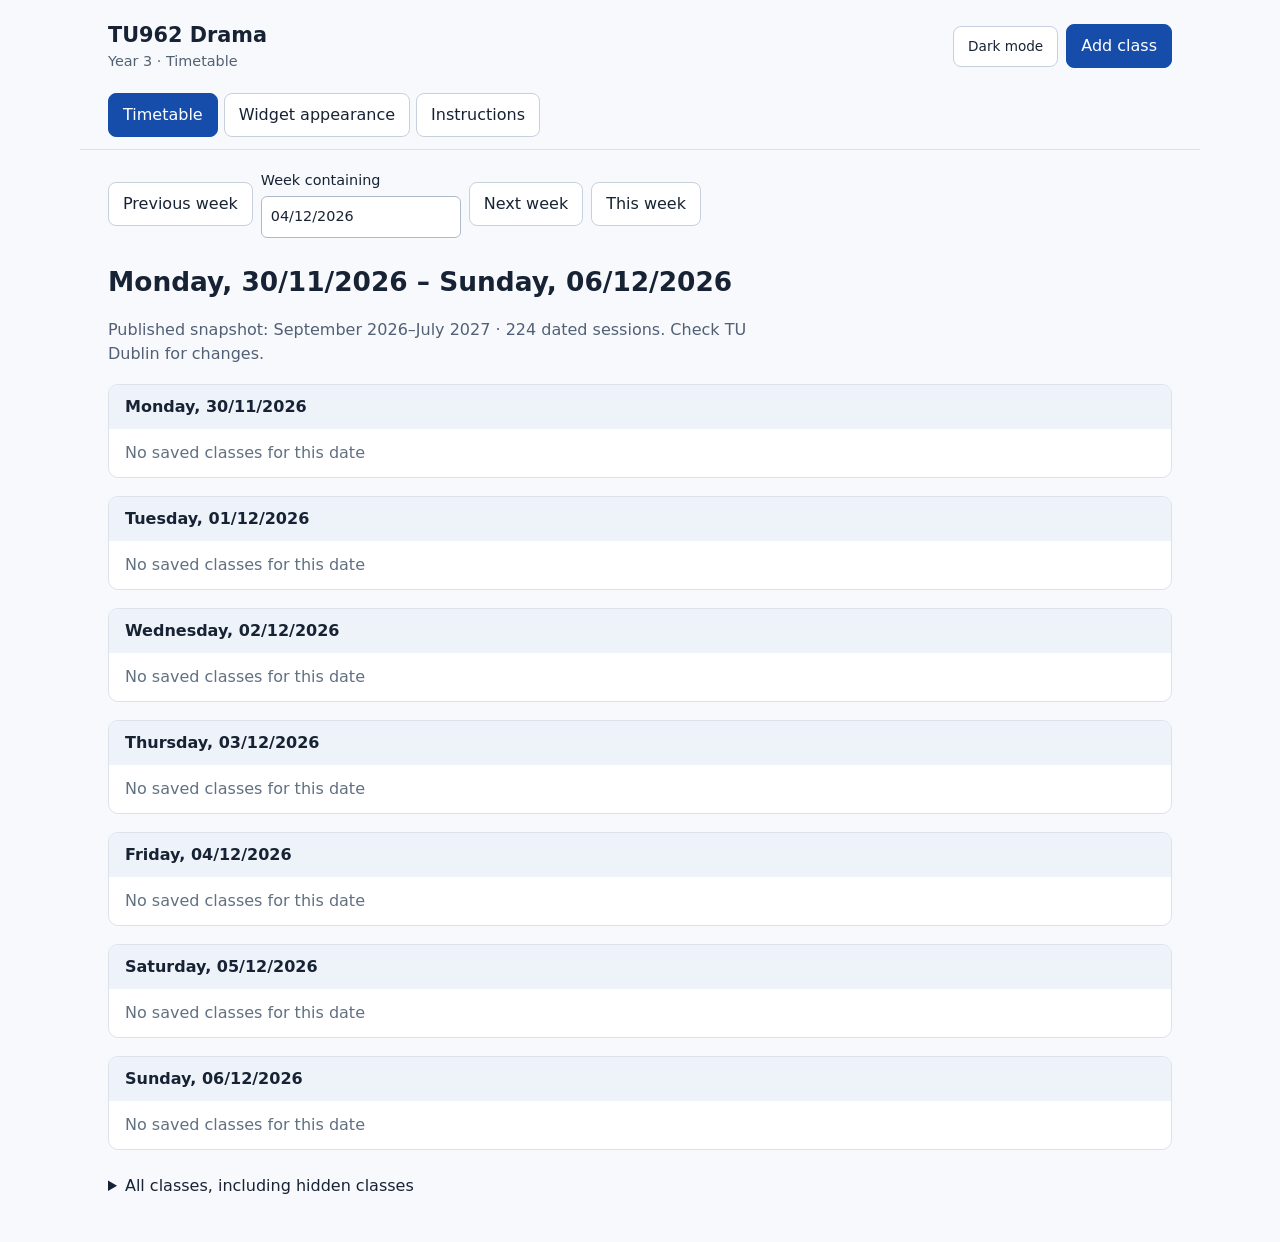
<file: index.html>
<!doctype html><html lang="en"><head><meta charset="utf-8"><meta name="viewport" content="width=device-width,initial-scale=1"><meta name="theme-color" content="#164dab"><meta name="description" content="Your TU962 Drama timetable and widget appearance editor."><title>TU962 Drama Timetable</title><link rel="icon" href="icon.svg"><link rel="apple-touch-icon" href="icon-192.png"><link rel="manifest" href="manifest.webmanifest"><link rel="stylesheet" href="style.css?v=4"></head><body><header><div><strong>TU962 Drama</strong><span>Year 3 · Timetable</span></div><div class="header-actions"><button id="themeToggle" type="button" aria-pressed="false">Dark mode</button><button id="add" class="primary">Add class</button></div></header><nav aria-label="Sections"><button data-tab="week" aria-current="page">Timetable</button><button data-tab="appearance">Widget appearance</button><button data-tab="transfer">Instructions</button></nav><main><div id="status" role="status"></div><section id="week"><div class="toolbar"><button id="prev">Previous week</button><label>Week containing<input id="date" type="text" inputmode="numeric" placeholder="DD/MM/YYYY" maxlength="10" pattern="[0-9]{2}/[0-9]{2}/[0-9]{4}"></label><button id="next">Next week</button><button id="today">This week</button></div><h1 id="weekTitle"></h1><p id="coverage" class="muted"></p><div id="days"></div><details><summary>All classes, including hidden classes</summary><div id="all"></div></details></section><section id="appearance" hidden><div class="split"><div><h1>Widget appearance</h1><p class="muted">Choose how your timetable preview looks. Export these choices to update the iPhone widget.</p><div id="options"></div></div><aside><h2>Widget preview</h2><label>Preview date<input type="text" inputmode="numeric" placeholder="DD/MM/YYYY" maxlength="10" pattern="[0-9]{2}/[0-9]{2}/[0-9]{4}" id="previewDate"></label><div id="widgetStage"><div id="widget"></div></div><p class="muted">Preview uses your saved classes. Scriptable adapts the font and spacing to the iPhone widget size. Android appearance is set in KWGT.</p></aside></div></section><section id="transfer" hidden><h1>Instructions</h1><p>Your timetable is saved on this device. Export a file to back it up or move it to another device.</p><button id="export" class="primary">Export timetable & appearance</button><label class="file">Import timetable file<input id="import" type="file" accept="application/json,.json"></label><h2>iPhone widget · Scriptable</h2><p>Install <a href="https://scriptable.app" target="_blank" rel="noopener">Scriptable</a> on the iPhone. No Apple developer account or signing is needed.</p><ol><li><a href="widgets/TU962-Scriptable.js" download>Download the TU962 widget script</a>. Open the file as text, copy its contents into a new script in Scriptable, and name it <strong>TU962</strong>.</li><li>Export your timetable using the button above. Save the JSON file in Files.</li><li>Run TU962 in Scriptable, choose <strong>Import timetable file</strong>, then select that JSON file. You will see a preview.</li><li>On your home screen, add a medium or large Scriptable widget. Edit that widget and select the TU962 script.</li></ol><p class="muted">Scriptable supplies a home-screen widget. iOS controls its outer corners and refresh timing. Some fonts use iOS alternatives; Arcade and Digital use a monospaced font. Small and medium widgets fit fewer classes. This preview does not promise an iPhone lock-screen widget.</p><h2>Transparent widget background</h2><p>The checkerboard in the preview means no background colour. In KWGT, remove the background shape or set its opacity to 0%.</p><p>For iPhone, choose <strong>Transparent</strong> here and export/import your timetable. Crop a screenshot of your home-screen wallpaper to the area behind the widget and save that crop in Photos. Run the updated TU962 script, choose <strong>Choose wallpaper crop</strong>, and select the image. This creates a matching wallpaper effect; it is not live transparency. Repeat if you move the widget or change wallpaper. Without a crop, the iPhone widget uses a light background and shows a setup reminder.</p><h2>Android widget · KWGT</h2><p>On Android, <a href="https://docs.kustom.rocks/downloads/kwgt/" target="_blank" rel="noopener">KWGT</a> supplies the timetable content. Add the KWGT widget to your home screen. Samsung users can also try Good Lock / LockStar for lock-screen placement where supported.</p><ol><li>Choose <strong>Export for KWGT</strong> below. Save the file as <strong>TU962-widget.json</strong> in Download on your phone, allowing KWGT to read that location if requested.</li><li>Add a KWGT widget to your home screen and start a blank design. Add a Text item, open its formula editor, and paste the formula below. It changes with the phone’s date; set the phone/widget time zone to Dublin.</li><li>Choose font, text size and colours inside KWGT using the appearance values below. Save the widget and place it on your home screen. On supported Samsung devices, you can also add it in LockStar.</li></ol><button id="exportKWGT">Export for KWGT</button><label>KWGT daily timetable formula<textarea id="kwgtFormula" readonly rows="4"></textarea></label><p id="kwgtStyle" class="muted"></p><p class="muted">This is a manual KWGT design recipe, not an importable preset. File access and optional lock-screen placement depend on your phone and installed versions. It shows today’s classes; the “next day” setting applies to the iPhone widget and preview. If the formula cannot read Download, use a folder your KWGT installation can access and change the file address in the formula.</p><p>Transfers are manual. Later edits in this web app need another export and import.</p><h2>Install the web app</h2><p>On iPhone, open this page in Safari, tap Share, then Add to Home Screen. On Android, use your browser’s Install app or Add to Home screen option. Use the Scriptable or KWGT setup above for a timetable widget.</p><h2>Teaching dates</h2><p>Enter dates as DD/MM/YYYY, for example 05/10/2026.</p><p>Repeating classes run between these dates. Week 1 starts on the Monday containing the start date. One-off classes use their own dates.</p><label>Teaching start<input id="semesterStart" type="text" inputmode="numeric" placeholder="DD/MM/YYYY" maxlength="10" pattern="[0-9]{2}/[0-9]{2}/[0-9]{4}"></label><label>Teaching end<input id="semesterEnd" type="text" inputmode="numeric" placeholder="DD/MM/YYYY" maxlength="10" pattern="[0-9]{2}/[0-9]{2}/[0-9]{4}"></label><button id="saveDates">Save teaching dates</button><h2>Published timetable</h2><p id="source"></p><a id="sourceLink" target="_blank" rel="noopener">Open TU Dublin timetable</a></section></main><dialog id="editor"><form id="form"><h2 id="editTitle">Edit class</h2><label>Class name<input name="module" required maxlength="200"></label><label>Session type<input name="type" list="types" required maxlength="80"></label><datalist id="types"><option>Lecture</option><option>Lab</option><option>Workshop</option><option>Studio</option><option>Seminar</option><option>Rehearsal</option><option>Performance</option><option>Tutorial</option><option>Practical</option><option>Exam</option></datalist><div class="two"><label>Starts<input name="start" type="time" required></label><label>Ends<input name="end" type="time" required></label></div><label>Room / location<input name="location" maxlength="300"></label><label>Repeat<select name="recurrence"><option value="ONE_OFF">One date only</option><option value="WEEKLY">Every week</option><option value="SELECTED_WEEKS">Selected teaching weeks</option></select></label><label id="dateLabel">Date<input name="date" type="text" inputmode="numeric" placeholder="DD/MM/YYYY" maxlength="10" pattern="[0-9]{2}/[0-9]{2}/[0-9]{4}"></label><label id="dayLabel">Day<select name="day"><option value="1">Monday</option><option value="2">Tuesday</option><option value="3">Wednesday</option><option value="4">Thursday</option><option value="5">Friday</option><option value="6">Saturday</option><option value="7">Sunday</option></select></label><label id="weeksLabel">Week numbers, separated by commas<input name="weeks" placeholder="1, 3, 5"></label><label>Notes<textarea name="notes" maxlength="1000"></textarea></label><label class="check"><input name="enabled" type="checkbox">Include in timetable and widget</label><p id="error" role="alert"></p><div class="toolbar"><button type="button" id="cancel">Cancel</button><button class="primary" type="submit">Save class</button></div></form></dialog><script type="module" src="app.js?v=4"></script></body></html>
</file>
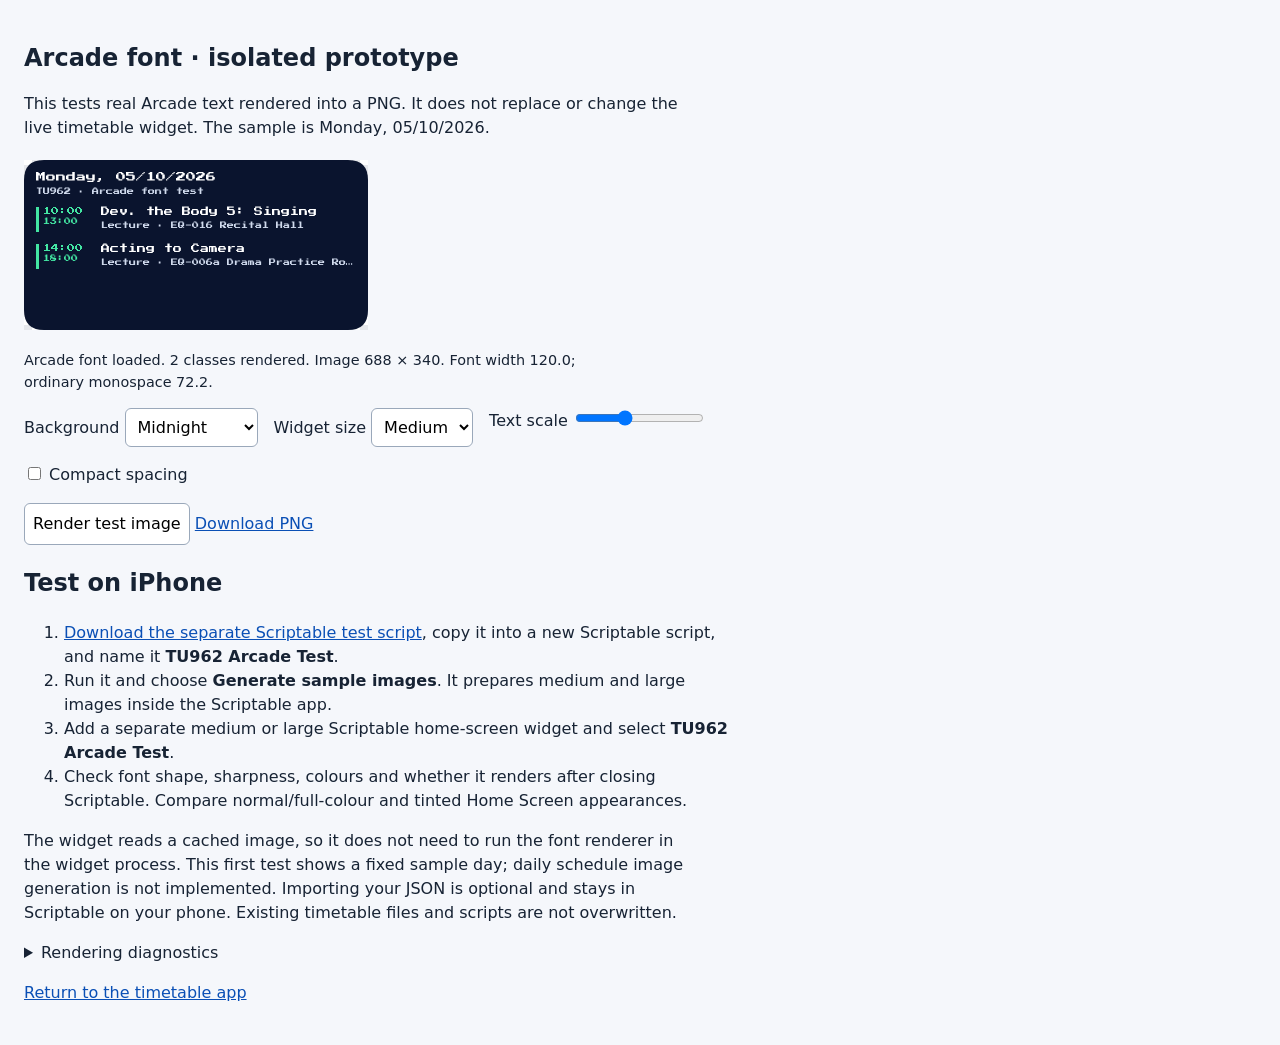
<file: prototype-arcade/index.html>
<!doctype html>
<html lang="en-IE"><head><meta charset="utf-8"><meta name="viewport" content="width=device-width,initial-scale=1"><title>Arcade widget prototype</title><style>
@font-face{font-family:TU962Arcade;src:url('../arcade.ttf') format('truetype')}
body{font:16px/1.5 system-ui;margin:0;padding:24px;background:#f5f7fb;color:#172334;max-width:720px}h1{font-size:1.5rem}p{max-width:65ch}label{display:block;margin:12px 0}button,select{font:inherit;padding:8px;border:1px solid #9aa8ba;border-radius:6px;background:white}#preview{display:block;width:344px;max-width:100%;height:auto;background:repeating-conic-gradient(#e5e7eb 0 25%,white 0 50%) 0/16px 16px;margin:20px 0}#status{font-size:.9rem}a{color:#0a4fb5}pre{white-space:pre-wrap;font-size:11px}.controls{display:flex;flex-wrap:wrap;gap:16px}.controls label{margin:0}
</style></head><body><h1>Arcade font · isolated prototype</h1><p>This tests real Arcade text rendered into a PNG. It does not replace or change the live timetable widget. The sample is Monday, 05/10/2026.</p><img id="preview" alt="Sample timetable rendered in the actual Arcade font"><p id="status" role="status"></p><div class="controls"><label>Background <select id="background"></select></label><label>Widget size <select id="size"><option value="medium">Medium</option><option value="large">Large</option></select></label><label>Text scale <input id="scale" type="range" min=".85" max="1.25" step=".05" value="1"></label><label><input id="compact" type="checkbox"> Compact spacing</label></div><p><button id="render">Render test image</button> <a id="download" download="Arcade-test.png">Download PNG</a></p><h2>Test on iPhone</h2><ol><li><a href="TU962-Arcade-Test.js" download>Download the separate Scriptable test script</a>, copy it into a new Scriptable script, and name it <strong>TU962 Arcade Test</strong>.</li><li>Run it and choose <strong>Generate sample images</strong>. It prepares medium and large images inside the Scriptable app.</li><li>Add a separate medium or large Scriptable home-screen widget and select <strong>TU962 Arcade Test</strong>.</li><li>Check font shape, sharpness, colours and whether it renders after closing Scriptable. Compare normal/full-colour and tinted Home Screen appearances.</li></ol><p>The widget reads a cached image, so it does not need to run the font renderer in the widget process. This first test shows a fixed sample day; daily schedule image generation is not implemented. Importing your JSON is optional and stays in Scriptable on your phone. Existing timetable files and scripts are not overwritten.</p><details><summary>Rendering diagnostics</summary><pre id="evidence"></pre></details><p><a href="../">Return to the timetable app</a></p><script src="render.js"></script><script type="module" src="page.js"></script></body></html>
</file>
<file: style.css>
:root{font:16px/1.5 system-ui,sans-serif;color:#172334;background:#f7f9fc}*{box-sizing:border-box}body{margin:0}header,nav,main{max-width:1120px;margin:auto;padding:20px 28px}header{display:flex;justify-content:space-between;align-items:center}header strong{font-size:1.3rem}header span{display:block;color:#526075;font-size:.9rem}nav{display:flex;gap:6px;border-bottom:1px solid #dbe1ea;padding-top:0;padding-bottom:12px}button,input,select,textarea{font:inherit}button,.file{border:1px solid #c7d0dd;background:white;border-radius:8px;padding:9px 14px;color:inherit;cursor:pointer}button:hover{background:#edf3ff}button:focus-visible,input:focus-visible,select:focus-visible,summary:focus-visible{outline:3px solid #5488e6;outline-offset:2px}.primary,nav [aria-current]{background:#164dab;color:white;border-color:#164dab}.primary:hover{background:#103d8a}h1{font-size:1.65rem;margin:24px 0 8px}h2{font-size:1.15rem;margin-top:24px}p{max-width:68ch}label{display:flex;flex-direction:column;gap:5px;font-size:.9rem;margin:12px 0}input,select,textarea{border:1px solid #aebaca;border-radius:6px;padding:9px;min-width:0;background:white;color:#172334}.toolbar{display:flex;gap:8px;align-items:center;flex-wrap:wrap}.toolbar label{margin:0}.muted,small{color:#526075}.day{margin:18px 0;background:white;border:1px solid #dce2ec;border-radius:10px;overflow:hidden}.day h2{background:#eef3fa;padding:10px 16px;margin:0;font-size:1rem}.class{padding:14px 16px;display:flex;gap:20px;border-top:1px solid #edf0f5}.class .time{min-width:95px;font-variant-numeric:tabular-nums}.class .info{flex:1;min-width:0;overflow-wrap:anywhere}.class p{margin:2px 0}.class .actions{display:flex;gap:5px;align-items:center;flex-wrap:wrap}.class button{font-size:.875rem;padding:6px 10px}.empty{padding:12px 16px;color:#617084}.split{display:grid;grid-template-columns:1.3fr 1fr;gap:44px}aside{position:sticky;top:20px;align-self:start}#widget{margin-top:20px;padding:22px;border-radius:20px;background:#fff;border:1px solid #dce2ec;overflow:hidden;min-height:210px}#widget .class{padding:12px 0;border-color:currentColor;gap:12px}#widget small{color:inherit;opacity:.8}#widget .time{min-width:60px}#widget .info{border-left:3px solid var(--accent);padding-left:12px}#widget p{font-size:.9em}.choices{display:flex;flex-wrap:wrap;gap:8px}.choices button[aria-pressed=true]{outline:3px solid #164dab;outline-offset:2px}.swatch{display:inline-block;width:24px;height:24px;vertical-align:middle;border:1px solid #aaa;border-radius:50%;margin-right:7px}.check{flex-direction:row;align-items:center}.two{display:grid;grid-template-columns:1fr 1fr;gap:12px}details{margin:24px 0}summary{cursor:pointer}.file{display:inline-flex;margin-left:10px}.file input{max-width:260px;font-size:.85rem;border:0}dialog{border:1px solid #ccd3df;border-radius:12px;max-width:520px;width:calc(100% - 24px);max-height:90vh;padding:24px}dialog::backdrop{background:#11213a77}#status:not(:empty){padding:10px;background:#e5edfb;border-radius:8px}#error{color:#ad1e27}.hidden-class{opacity:.65}a{color:#164dab} [hidden]{display:none!important}@media(max-width:700px){header,nav,main{padding-left:16px;padding-right:16px}nav{overflow-x:auto}nav button{white-space:nowrap;font-size:.9rem}.split{display:flex;flex-direction:column-reverse;gap:12px}aside{position:static;width:100%}.class{flex-wrap:wrap;gap:8px}.class .actions{width:100%;margin-top:5px}.class .time{min-width:80px}.file{margin-left:0}.toolbar button{font-size:.875rem}#widget{max-width:420px}h1{font-size:1.4rem}}
@font-face{font-family:Arcade;src:url(arcade.ttf)}@font-face{font-family:Digital;src:url(digital.ttf)}
.header-actions{display:flex;gap:8px;align-items:center}#themeToggle{font-size:.85rem}.transparent-swatch,.transparent-stage{background-image:conic-gradient(#e4e7ec 25%,#fff 0 50%,#e4e7ec 0 75%,#fff 0)!important;background-size:20px 20px!important}.transparent-stage{border-radius:20px}#widgetStage{margin-top:20px}#widgetStage #widget{margin-top:0}.transparent-stage #widget{border-color:#b5becb}
html[data-theme="dark"]{color-scheme:dark;color:#edf1f8;background:#111827}html[data-theme="dark"] header span,html[data-theme="dark"] .muted,html[data-theme="dark"] small,html[data-theme="dark"] .empty{color:#b8c4d7}html[data-theme="dark"] nav{border-color:#40506a}html[data-theme="dark"] button,html[data-theme="dark"] .file{background:#253249;border-color:#52617b;color:#edf1f8}html[data-theme="dark"] button:hover{background:#344560}html[data-theme="dark"] .primary,html[data-theme="dark"] nav [aria-current]{background:#245cc0;border-color:#477de2;color:white}html[data-theme="dark"] input,html[data-theme="dark"] select,html[data-theme="dark"] textarea{background:#1c273b;color:#edf1f8;border-color:#65758e}html[data-theme="dark"] .day,html[data-theme="dark"] dialog{background:#192438;border-color:#40506a;color:#edf1f8}html[data-theme="dark"] .day h2{background:#253249}html[data-theme="dark"] .class{border-color:#40506a}html[data-theme="dark"] #status:not(:empty){background:#233a60}html[data-theme="dark"] a{color:#9ac0ff}html[data-theme="dark"] #error{color:#ff9ea8}html[data-theme="dark"] #widget small{color:inherit}html[data-theme="dark"] .choices button[aria-pressed=true]{outline-color:#94baff}
@media(max-width:700px){header{gap:8px}.header-actions{flex-direction:column;align-items:stretch}nav button{white-space:normal;flex:1;padding:9px 8px}nav{overflow:visible}}
</file>
